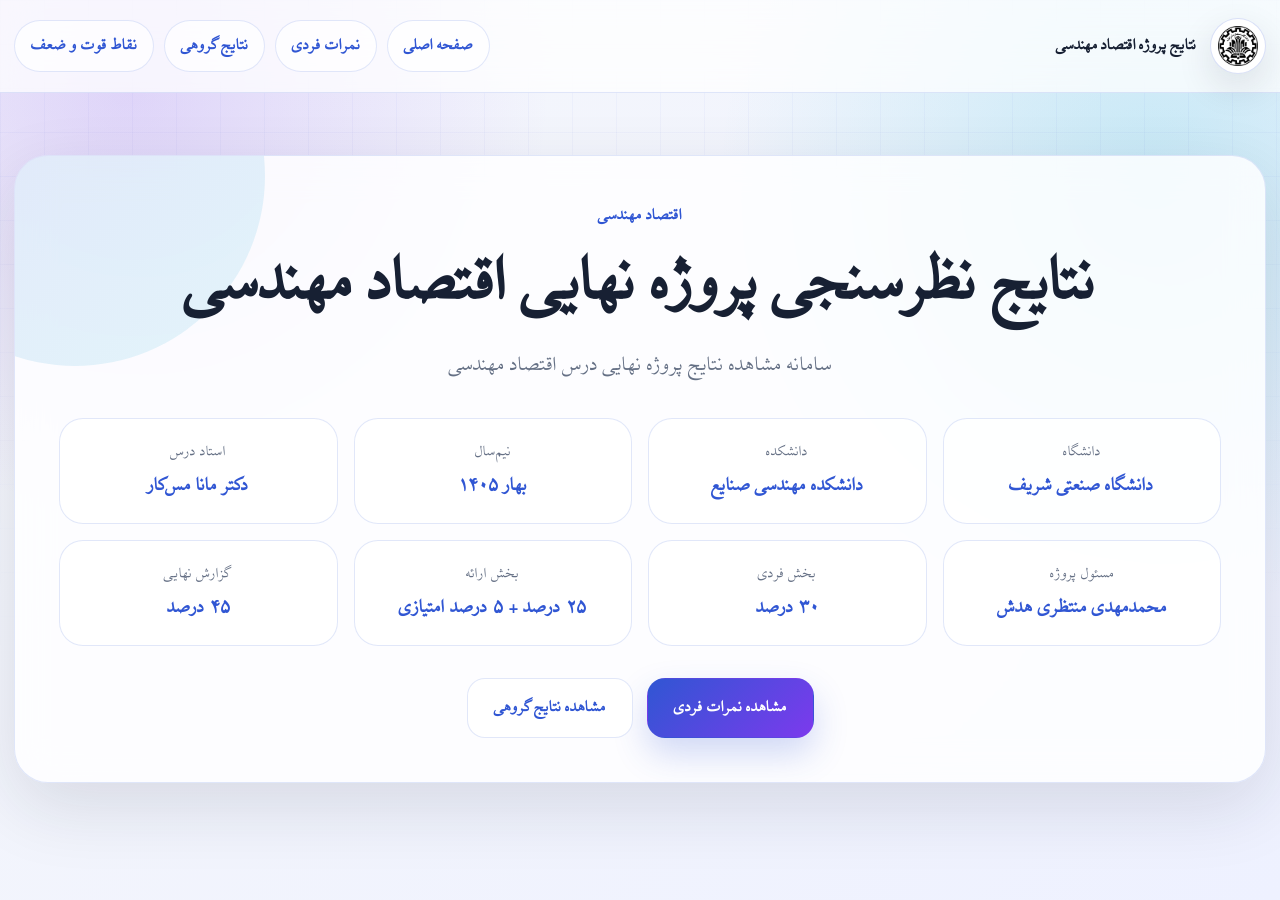
<file: docs/index.html>
<!doctype html>
<html lang="fa" dir="rtl">
<head>
  <meta charset="utf-8">
  <meta name="viewport" content="width=device-width, initial-scale=1">
  <title>نتایج نظرسنجی پروژه نهایی اقتصاد مهندسی</title>
  <link rel="stylesheet" href="assets/styles.css">
</head>
<body>
  
<nav class="nav">
  <div class="container nav-inner">
    <a class="brand" href="index.html">
      <div class="logo">SUT</div>
      <span>نتایج پروژه اقتصاد مهندسی</span>
    </a>
    <div class="nav-links">
      <a href="index.html">صفحه اصلی</a>
      <a href="individual.html">نمرات فردی</a>
      <a href="groups.html">نتایج گروهی</a>
      <a href="comments.html">نقاط قوت و ضعف</a>
    </div>
  </div>
</nav>


  <main class="hero">
    <div class="container center-shell">
      <div class="hero-card">
        <div class="kicker" id="courseName"></div>
        <h1 id="siteTitle"></h1>
        <p class="lead" id="description"></p>

        <div class="meta-grid">
          <div class="meta-item">
            <div class="meta-label">دانشگاه</div>
            <div class="meta-value" id="university"></div>
          </div>
          <div class="meta-item">
            <div class="meta-label">دانشکده</div>
            <div class="meta-value" id="faculty"></div>
          </div>
          <div class="meta-item">
            <div class="meta-label">نیم‌سال</div>
            <div class="meta-value" id="term"></div>
          </div>
          <div class="meta-item">
            <div class="meta-label">استاد درس</div>
            <div class="meta-value" id="instructor"></div>
          </div>
          <div class="meta-item">
            <div class="meta-label">مسئول پروژه</div>
            <div class="meta-value" id="projectManager"></div>
          </div>
          <div class="meta-item">
            <div class="meta-label">بخش فردی</div>
            <div class="meta-value">۳۰ درصد</div>
          </div>
          <div class="meta-item">
            <div class="meta-label">بخش ارائه</div>
            <div class="meta-value">۲۵ درصد + ۵ درصد امتیازی</div>
          </div>
          <div class="meta-item">
            <div class="meta-label">گزارش نهایی</div>
            <div class="meta-value">۴۵ درصد</div>
          </div>
        </div>

        <div class="actions">
          <a class="btn" href="individual.html">مشاهده نمرات فردی</a>
          <a class="btn secondary" href="groups.html">مشاهده نتایج گروهی</a>
        </div>
      </div>
    </div>
  </main>

  <script src="assets/app.js"></script>
  <script>initHome();</script>
</body>
</html>
</file>
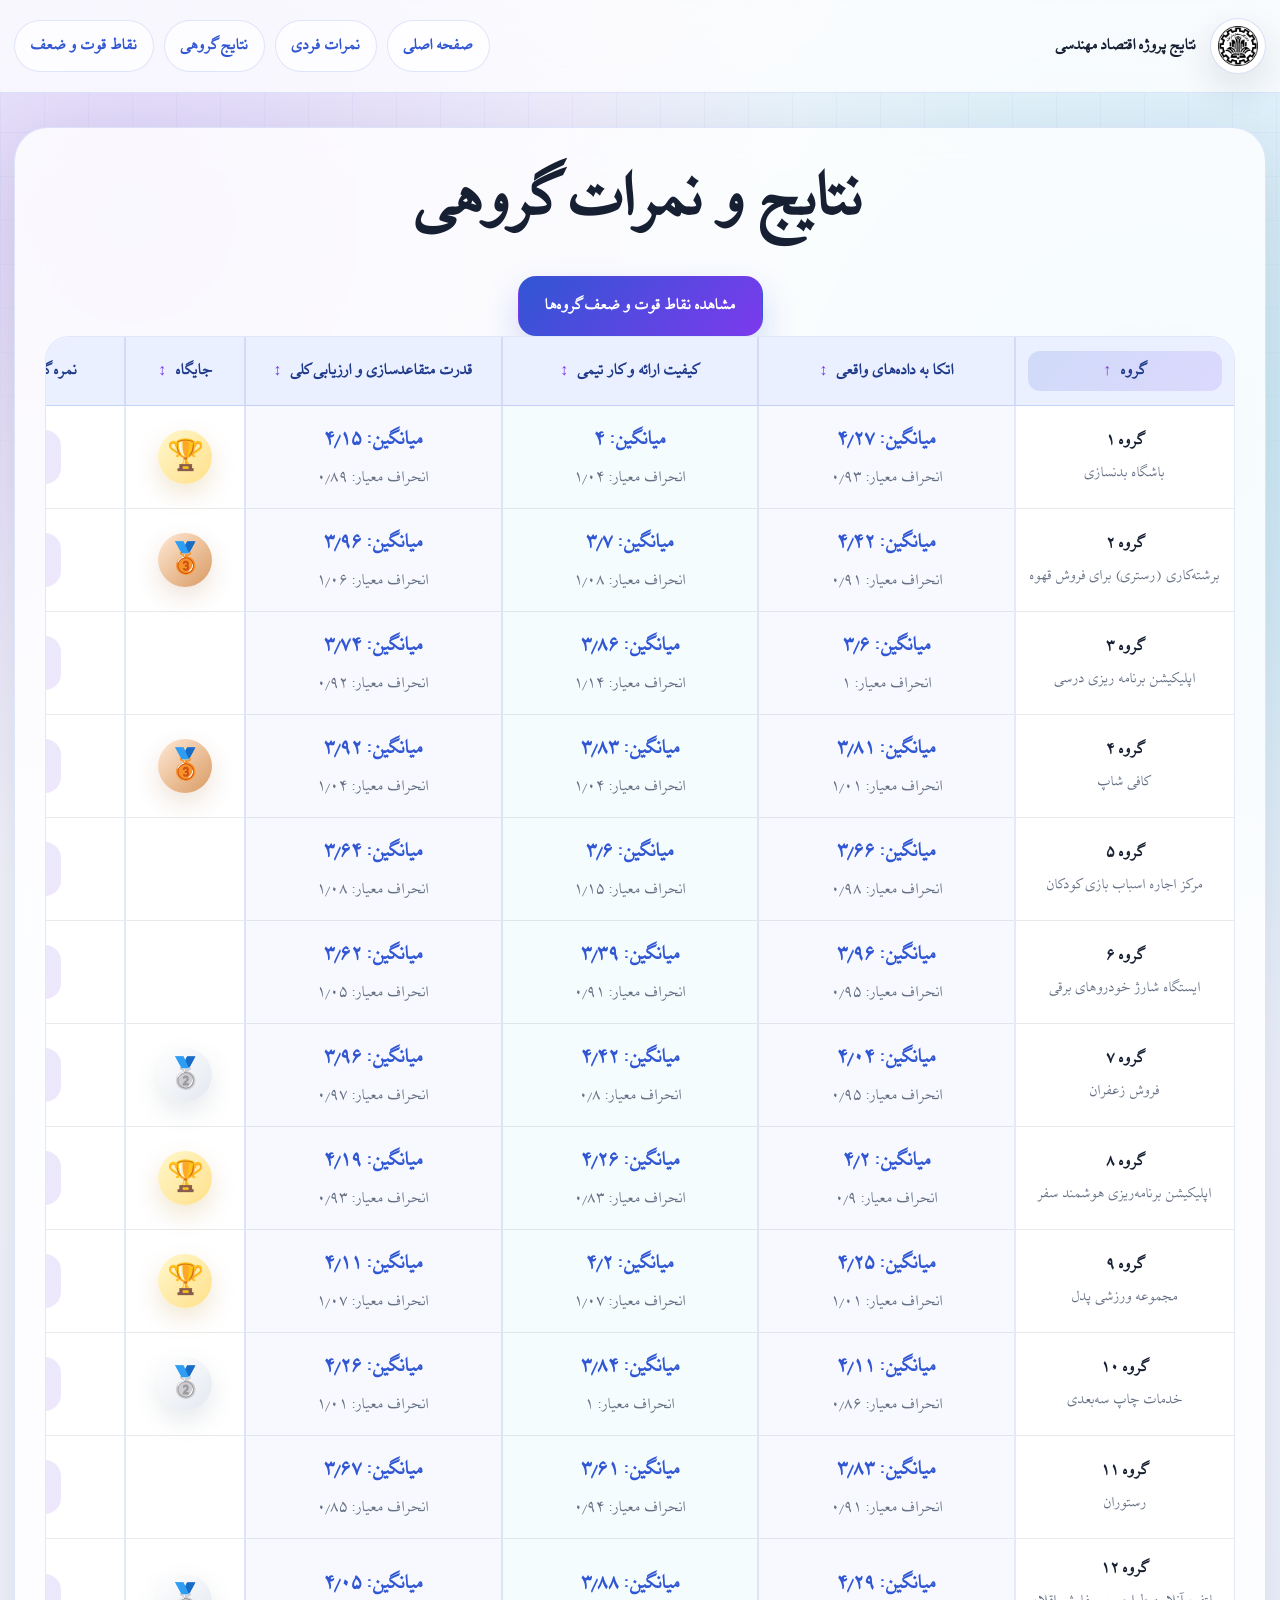
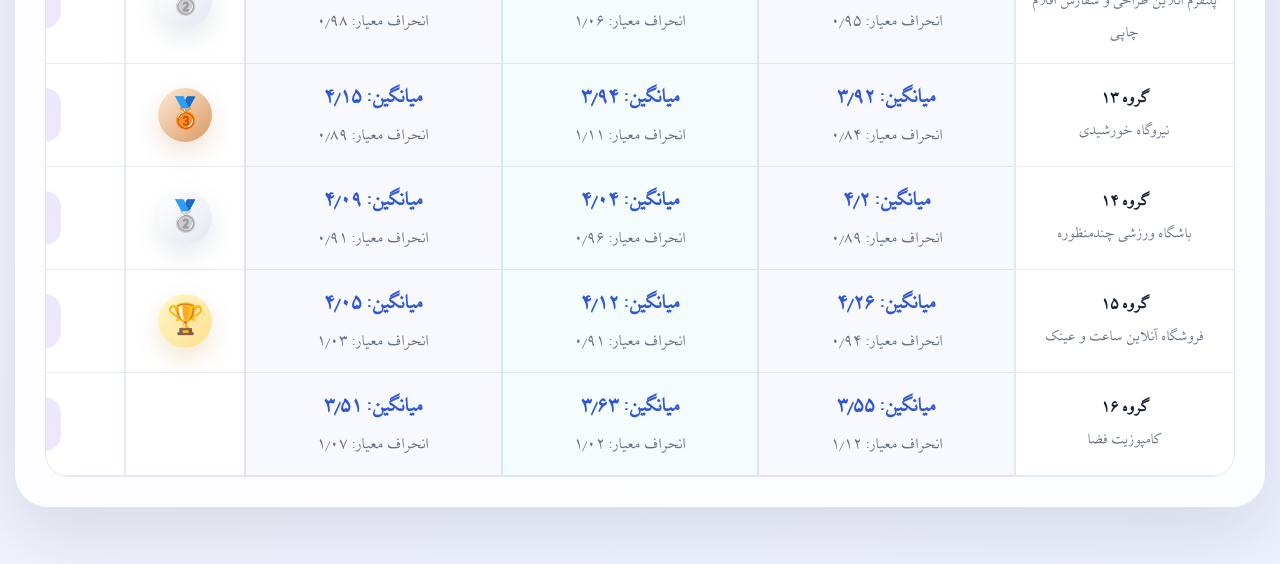
<file: docs/groups.html>
<!doctype html>
<html lang="fa" dir="rtl">
<head>
  <meta charset="utf-8">
  <meta name="viewport" content="width=device-width, initial-scale=1">
  <title>نتایج گروهی</title>
  <link rel="stylesheet" href="assets/styles.css">
</head>
<body>
  
<nav class="nav">
  <div class="container nav-inner">
    <a class="brand" href="index.html">
      <div class="logo">SUT</div>
      <span>نتایج پروژه اقتصاد مهندسی</span>
    </a>
    <div class="nav-links">
      <a href="index.html">صفحه اصلی</a>
      <a href="individual.html">نمرات فردی</a>
      <a href="groups.html">نتایج گروهی</a>
      <a href="comments.html">نقاط قوت و ضعف</a>
    </div>
  </div>
</nav>


  <main class="section">
    <div class="container center-shell">
      <div class="card">
        <h1>نتایج و نمرات گروهی</h1>

        <div class="actions">
          <a class="btn" href="comments.html">مشاهده نقاط قوت و ضعف گروه‌ها</a>
        </div>

        <div class="table-wrap">
          <table>
            <thead>
              <tr>
                <th>گروه</th>
                <th>اتکا به داده‌های واقعی</th>
                <th>کیفیت ارائه و کار تیمی</th>
                <th>قدرت متقاعدسازی و ارزیابی کلی</th>
              </tr>
            </thead>
            <tbody id="statsBody"></tbody>
          </table>
        </div>
      </div>
    </div>
  </main>

  <script src="assets/app.js"></script>
  <script>initGroupStats();</script>
</body>
</html>
</file>
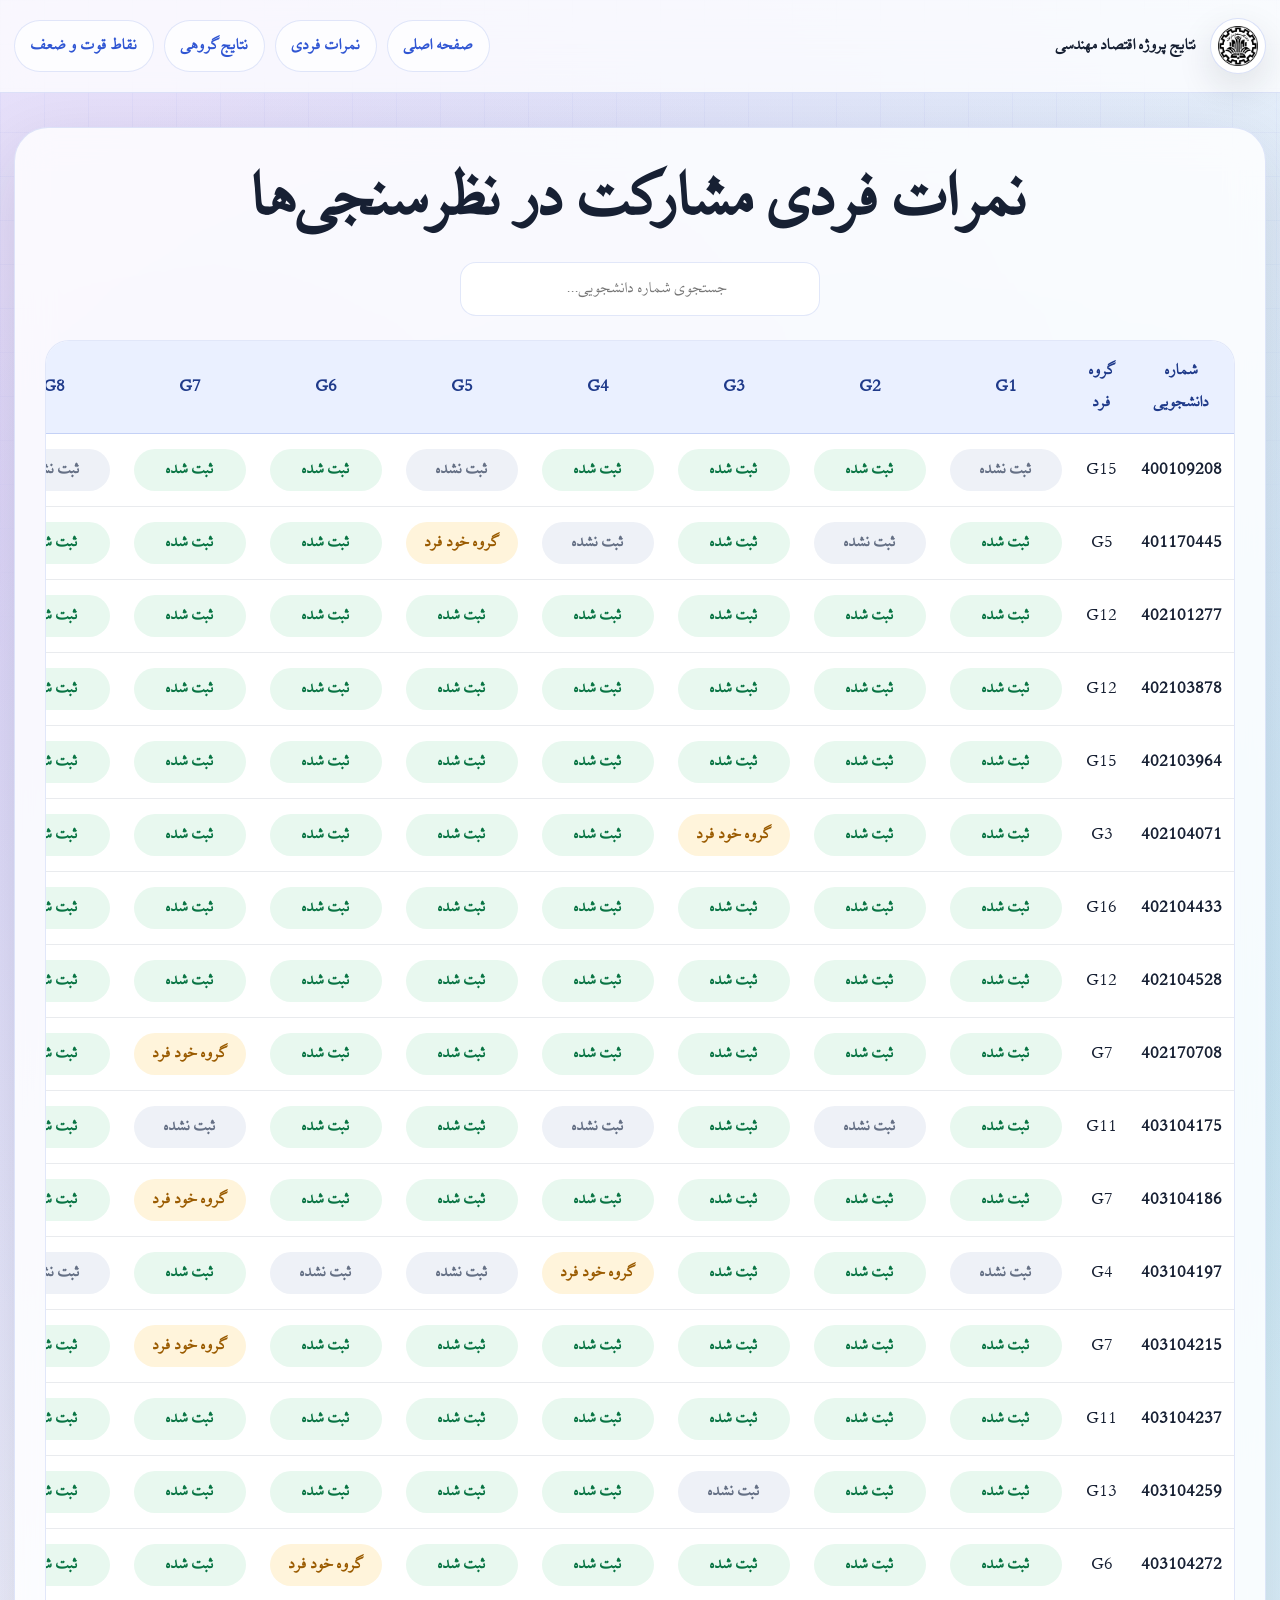
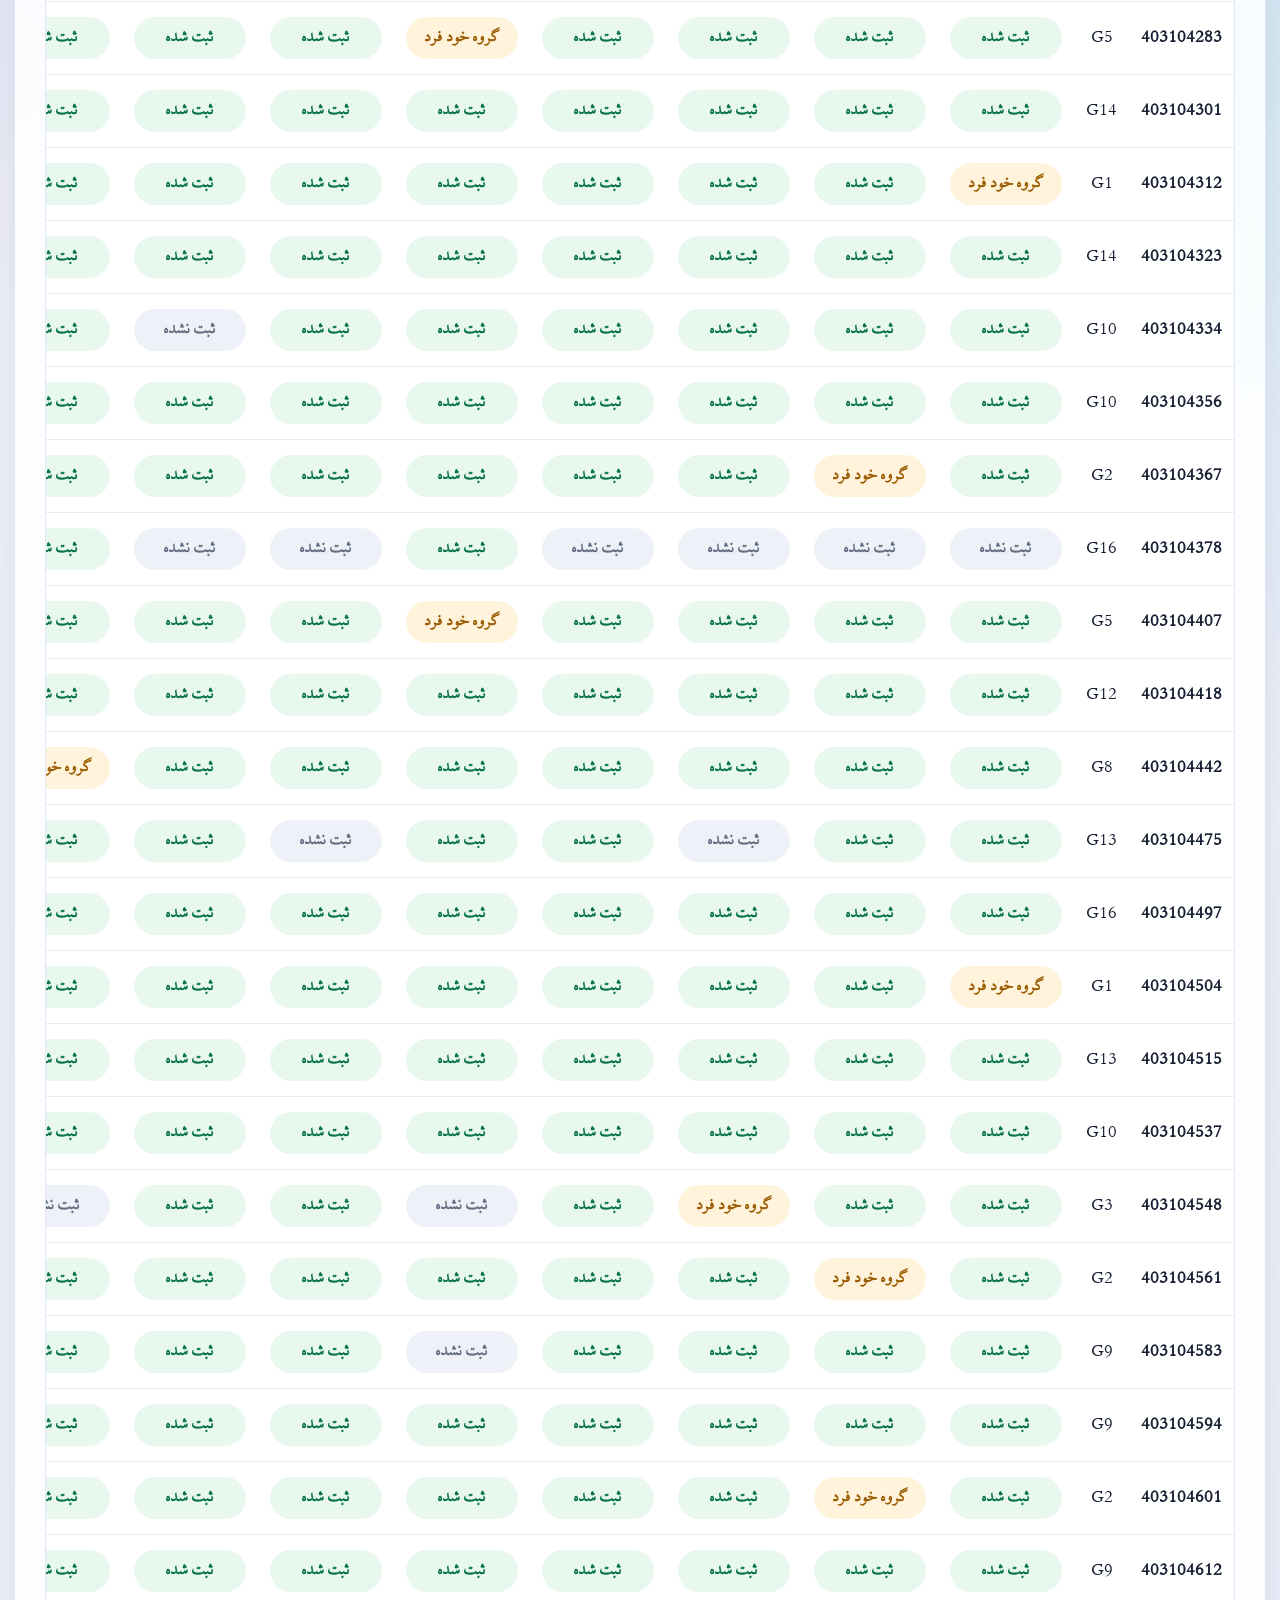
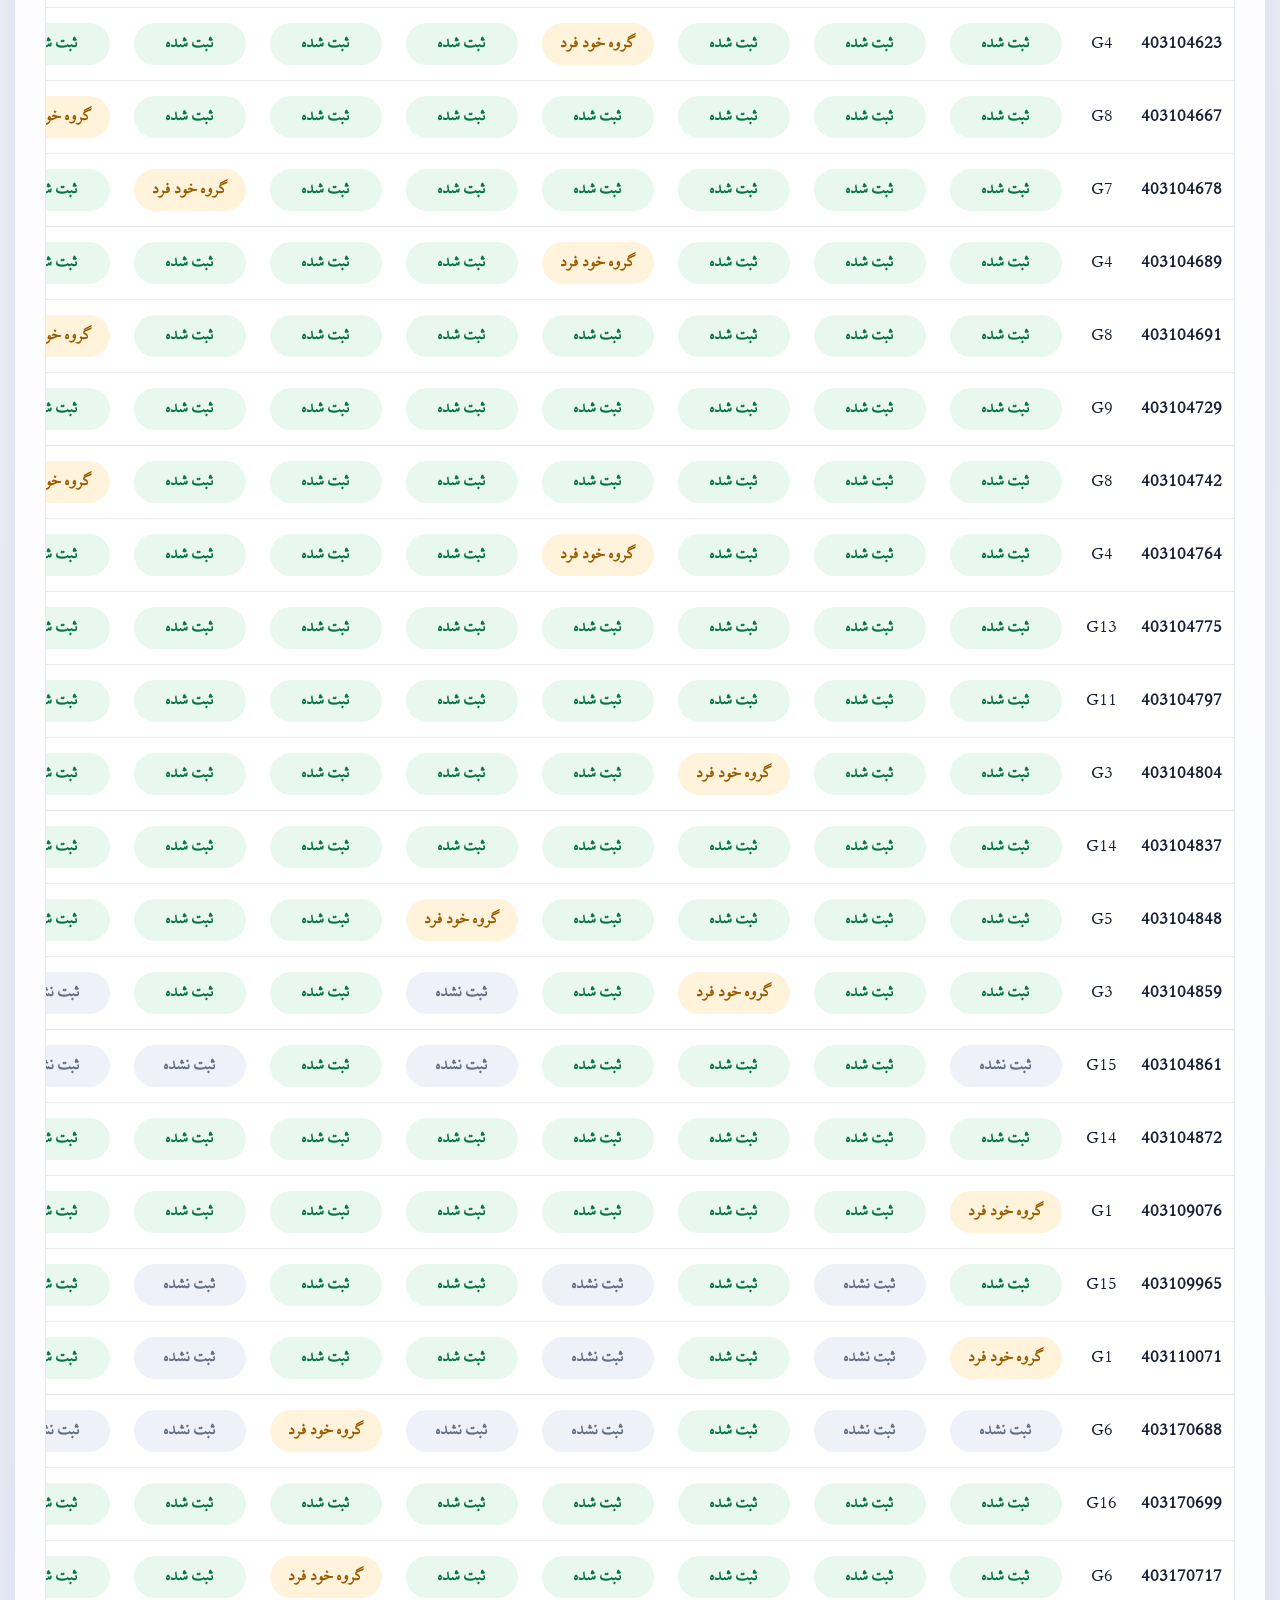
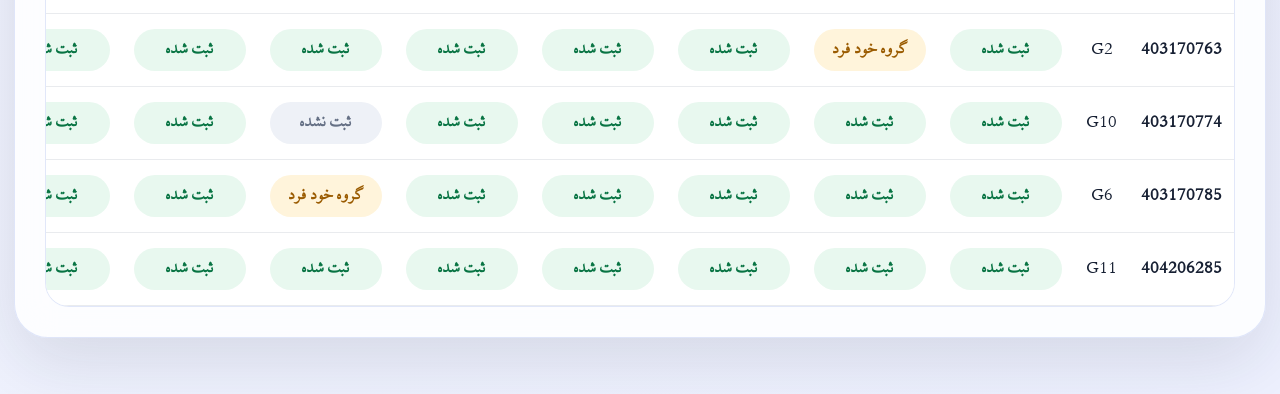
<file: docs/individual.html>
<!doctype html>
<html lang="fa" dir="rtl">
<head>
  <meta charset="utf-8">
  <meta name="viewport" content="width=device-width, initial-scale=1">
  <title>نمرات فردی</title>
  <link rel="stylesheet" href="assets/styles.css">
</head>
<body>
  
<nav class="nav">
  <div class="container nav-inner">
    <a class="brand" href="index.html">
      <div class="logo">SUT</div>
      <span>نتایج پروژه اقتصاد مهندسی</span>
    </a>
    <div class="nav-links">
      <a href="index.html">صفحه اصلی</a>
      <a href="individual.html">نمرات فردی</a>
      <a href="groups.html">نتایج گروهی</a>
      <a href="comments.html">نقاط قوت و ضعف</a>
    </div>
  </div>
</nav>


  <main class="section">
    <div class="container center-shell">
      <div class="card">
        <h1>نمرات فردی مشارکت در نظرسنجی‌ها</h1>

        <div class="search-box">
          <input id="studentSearch" type="search" placeholder="جستجوی شماره دانشجویی..." inputmode="numeric">
        </div>

        <div class="table-wrap">
          <table>
            <thead id="individualHeader"></thead>
            <tbody id="individualBody"></tbody>
          </table>
        </div>
      </div>
    </div>
  </main>

  <script src="assets/app.js"></script>
  <script>initIndividual();</script>
</body>
</html>
</file>
<file: docs/assets/styles.css>
@font-face {
  font-family: "XB Niloofar";
  src: url("fonts/XB_Niloofar.ttf") format("truetype");
  font-weight: normal;
  font-style: normal;
  font-display: swap;
}

:root {
  --bg-1: #f5f7fb;
  --bg-2: #eef1ff;
  --card: rgba(255, 255, 255, 0.82);
  --card-solid: #ffffff;
  --text: #172033;
  --muted: #657085;
  --primary: #3056d3;
  --primary-2: #7c3aed;
  --accent: #06b6d4;
  --accent-2: #f59e0b;
  --line: rgba(48, 86, 211, 0.14);
  --shadow: 0 24px 70px rgba(23, 32, 51, 0.12);
  --shadow-hover: 0 28px 90px rgba(48, 86, 211, 0.20);
  --radius-xl: 34px;
  --radius-lg: 24px;
  --radius-md: 18px;
}

* {
  box-sizing: border-box;
}

html {
  direction: rtl;
  scroll-behavior: smooth;
}

body {
  margin: 0;
  font-family: "XB Niloofar", Tahoma, Arial, sans-serif;
  background:
    radial-gradient(circle at 10% 10%, rgba(124, 58, 237, 0.18), transparent 30%),
    radial-gradient(circle at 90% 20%, rgba(6, 182, 212, 0.18), transparent 32%),
    linear-gradient(135deg, var(--bg-1), var(--bg-2));
  color: var(--text);
  line-height: 2;
  min-height: 100vh;
  text-align: justify;
}

body::before {
  content: "";
  position: fixed;
  inset: 0;
  pointer-events: none;
  background-image:
    linear-gradient(rgba(48, 86, 211, 0.045) 1px, transparent 1px),
    linear-gradient(90deg, rgba(48, 86, 211, 0.045) 1px, transparent 1px);
  background-size: 44px 44px;
  mask-image: linear-gradient(to bottom, black, transparent 75%);
}

a {
  color: inherit;
  text-decoration: none;
}

.container {
  width: min(1480px, calc(100% - 36px));
  margin: 0 auto;
}

.center-shell {
  display: flex;
  justify-content: center;
}

.nav {
  padding: 18px 0;
  border-bottom: 1px solid var(--line);
  background: rgba(255, 255, 255, 0.74);
  backdrop-filter: blur(18px);
  position: sticky;
  top: 0;
  z-index: 50;
}

.nav-inner {
  display: flex;
  align-items: center;
  justify-content: space-between;
  gap: 22px;
}

.brand {
  display: flex;
  align-items: center;
  gap: 14px;
  font-weight: 900;
  letter-spacing: -0.3px;
}

.logo {
  width: 56px;
  height: 56px;
  border-radius: 22px;
  background: linear-gradient(135deg, var(--primary), var(--primary-2));
  color: white;
  display: grid;
  place-items: center;
  font-weight: 900;
  box-shadow: var(--shadow);
  overflow: hidden;
  transition: 0.25s ease;
}

.logo:hover {
  transform: rotate(-4deg) scale(1.03);
}

.logo img {
  width: 100%;
  height: 100%;
  object-fit: cover;
}

.nav-links {
  display: flex;
  gap: 10px;
  flex-wrap: wrap;
}

.nav-links a {
  padding: 9px 16px;
  border: 1px solid var(--line);
  border-radius: 999px;
  background: rgba(255, 255, 255, 0.70);
  color: var(--primary);
  font-weight: 800;
  transition: 0.25s ease;
}

.nav-links a:hover {
  color: white;
  background: linear-gradient(135deg, var(--primary), var(--primary-2));
  transform: translateY(-2px);
  box-shadow: 0 14px 32px rgba(48, 86, 211, 0.22);
}

.hero {
  padding: 62px 0 30px;
}

.hero-card {
  width: 100%;
  background: var(--card);
  border: 1px solid var(--line);
  border-radius: var(--radius-xl);
  padding: 44px;
  box-shadow: var(--shadow);
  backdrop-filter: blur(18px);
  position: relative;
  overflow: hidden;
  transition: 0.3s ease;
}

.hero-card:hover,
.card:hover {
  transform: translateY(-3px);
  box-shadow: var(--shadow-hover);
}

.hero-card::after {
  content: "";
  position: absolute;
  width: 380px;
  height: 380px;
  border-radius: 50%;
  left: -130px;
  top: -170px;
  background: linear-gradient(135deg, rgba(48, 86, 211, 0.13), rgba(6, 182, 212, 0.10));
  z-index: -1;
}

.kicker {
  color: var(--primary);
  font-weight: 900;
  margin-bottom: 10px;
  text-align: center;
}

h1 {
  font-size: clamp(34px, 5vw, 64px);
  line-height: 1.35;
  margin: 0 0 16px;
  text-align: center;
  letter-spacing: -1px;
}

h2 {
  margin: 0 0 18px;
  font-size: 30px;
  text-align: center;
}

h3 {
  margin: 0 0 12px;
  text-align: center;
}

.lead {
  color: var(--muted);
  font-size: 21px;
  max-width: 900px;
  margin: 0 auto;
  text-align: center;
}

.meta-grid {
  display: grid;
  grid-template-columns: repeat(4, minmax(0, 1fr));
  gap: 16px;
  margin-top: 32px;
}

.meta-item {
  background: rgba(255, 255, 255, 0.76);
  border: 1px solid var(--line);
  border-radius: var(--radius-lg);
  padding: 18px;
  text-align: center;
  transition: 0.25s ease;
}

.meta-item:hover {
  transform: translateY(-4px);
  background: white;
  box-shadow: 0 18px 40px rgba(23, 32, 51, 0.10);
}

.meta-label {
  color: var(--muted);
  font-size: 15px;
}

.meta-value {
  font-weight: 900;
  color: var(--primary);
  font-size: 19px;
}

.actions {
  display: flex;
  justify-content: center;
  gap: 14px;
  flex-wrap: wrap;
  margin-top: 32px;
}

.btn {
  display: inline-flex;
  align-items: center;
  justify-content: center;
  min-height: 52px;
  padding: 13px 26px;
  border-radius: 18px;
  font-weight: 900;
  border: 1px solid transparent;
  background: linear-gradient(135deg, var(--primary), var(--primary-2));
  color: white;
  cursor: pointer;
  transition: 0.25s ease;
  box-shadow: 0 16px 34px rgba(48, 86, 211, 0.22);
}

.btn:hover {
  transform: translateY(-3px);
  box-shadow: 0 22px 48px rgba(48, 86, 211, 0.30);
}

.btn.secondary {
  background: rgba(255, 255, 255, 0.85);
  color: var(--primary);
  border-color: var(--line);
  box-shadow: none;
}

.btn.secondary:hover {
  color: white;
  background: linear-gradient(135deg, var(--accent), var(--primary));
}

.section {
  padding: 34px 0;
}

.card {
  width: 100%;
  background: var(--card);
  border: 1px solid var(--line);
  border-radius: var(--radius-xl);
  padding: 30px;
  box-shadow: var(--shadow);
  margin-bottom: 22px;
  backdrop-filter: blur(18px);
  transition: 0.3s ease;
}

.table-wrap {
  overflow-x: auto;
  border-radius: var(--radius-lg);
  border: 1px solid var(--line);
  background: var(--card-solid);
  box-shadow: inset 0 1px 0 rgba(255,255,255,0.70);
}

table {
  border-collapse: separate;
  border-spacing: 0;
  width: 100%;
  min-width: 980px;
  background: white;
  overflow: hidden;
}

th, td {
  padding: 14px 12px;
  border-bottom: 1px solid rgba(101, 112, 133, 0.14);
  text-align: center;
  vertical-align: middle;
}

th {
  background: linear-gradient(180deg, #eef3ff, #e7ecff);
  color: #1f3a8a;
  font-weight: 900;
  position: sticky;
  top: 0;
  z-index: 2;
}

td {
  transition: 0.2s ease;
}

tr:hover td {
  background: #f8fbff;
}

.indicator-col {
  border-right: 2px solid rgba(48, 86, 211, 0.20);
}

.stat-cell {
  min-width: 170px;
}

.stat-main {
  font-weight: 900;
  color: var(--primary);
  font-size: 19px;
}

.stat-sub {
  color: var(--muted);
  font-size: 15px;
  margin-top: 2px;
}

.badge {
  display: inline-flex;
  align-items: center;
  justify-content: center;
  border-radius: 999px;
  padding: 5px 12px;
  font-weight: 900;
  min-width: 92px;
  white-space: nowrap;
}

.badge.ok {
  background: #e8f8ef;
  color: #087443;
}

.badge.no {
  background: #eef1f7;
  color: #657085;
}

.badge.own {
  background: #fff4db;
  color: #9a5b00;
}

.grade-pill {
  display: inline-flex;
  align-items: center;
  justify-content: center;
  min-width: 70px;
  padding: 6px 14px;
  border-radius: 14px;
  background: linear-gradient(135deg, rgba(48, 86, 211, 0.12), rgba(124, 58, 237, 0.12));
  color: var(--primary);
  font-weight: 900;
}

.search-box {
  display: flex;
  justify-content: center;
  gap: 10px;
  flex-wrap: wrap;
  margin: 18px 0 24px;
}

input, select {
  min-height: 48px;
  padding: 10px 16px;
  border: 1px solid var(--line);
  border-radius: 16px;
  font: inherit;
  background: white;
  min-width: min(100%, 360px);
  outline: none;
  transition: 0.2s ease;
  text-align: center;
}

input:focus {
  border-color: rgba(48, 86, 211, 0.45);
  box-shadow: 0 0 0 5px rgba(48, 86, 211, 0.10);
}

.group-grid {
  display: grid;
  grid-template-columns: repeat(4, minmax(0, 1fr));
  gap: 16px;
}

.group-button {
  border: 1px solid var(--line);
  background: rgba(255, 255, 255, 0.84);
  border-radius: var(--radius-lg);
  padding: 20px;
  cursor: pointer;
  text-align: center;
  transition: 0.25s ease;
  min-height: 132px;
}

.group-button:hover {
  transform: translateY(-5px);
  box-shadow: var(--shadow-hover);
  border-color: rgba(48, 86, 211, 0.38);
  background: white;
}

.group-button strong {
  color: var(--primary);
  display: block;
  font-size: 23px;
}

.group-button span {
  display: block;
  color: var(--muted);
  margin-top: 8px;
}

.comments-table {
  display: grid;
  gap: 14px;
}

.comment-row {
  display: grid;
  grid-template-columns: 110px 1fr 1fr;
  gap: 14px;
  align-items: stretch;
}

.comment-index,
.comment-box {
  background: white;
  border: 1px solid var(--line);
  border-radius: var(--radius-md);
  padding: 16px;
}

.comment-index {
  display: grid;
  place-items: center;
  font-weight: 900;
  color: var(--primary);
  background: linear-gradient(180deg, #eef3ff, #ffffff);
  text-align: center;
}

.comment-box {
  text-align: justify;
  transition: 0.25s ease;
}

.comment-box:hover {
  transform: translateY(-2px);
  box-shadow: 0 16px 35px rgba(23, 32, 51, 0.09);
}

.comment-title {
  text-align: center;
  font-weight: 900;
  color: var(--primary);
  margin-bottom: 8px;
}

.empty {
  color: var(--muted);
  text-align: center;
  padding: 20px;
}

.footer {
  padding: 32px 0;
  color: var(--muted);
  text-align: center;
}

@media (max-width: 1100px) {
  .meta-grid {
    grid-template-columns: repeat(2, 1fr);
  }

  .group-grid {
    grid-template-columns: repeat(2, 1fr);
  }

  .comment-row {
    grid-template-columns: 1fr;
  }
}

@media (max-width: 650px) {
  .container {
    width: min(100% - 22px, 1480px);
  }

  .meta-grid,
  .group-grid {
    grid-template-columns: 1fr;
  }

  .hero-card,
  .card {
    padding: 22px;
    border-radius: 24px;
  }

  h1 {
    font-size: 32px;
  }

  .nav-inner {
    flex-direction: column;
  }

  .nav-links {
    justify-content: center;
  }
}

/* PATCH_V2_START */

/* اجبار فونت روی همه اجزای سایت، مخصوصاً صفحه نظرات */
html,
body,
body *,
button,
input,
select,
textarea,
table,
th,
td,
.comment-box,
.comment-box *,
.comment-index,
.group-button,
.group-button * {
  font-family: "XB Niloofar", Tahoma, Arial, sans-serif !important;
}

/* استفاده بیشتر از عرض صفحه و وسط‌چین ماندن ساختار */
.container {
  width: min(1640px, calc(100% - 28px)) !important;
  margin-left: auto !important;
  margin-right: auto !important;
}

.card,
.hero-card {
  width: 100% !important;
  margin-left: auto !important;
  margin-right: auto !important;
}

/* لوگوی گرد با پس‌زمینه سفید، مناسب لوگوی دانشگاه */
.logo {
  border-radius: 50% !important;
  background: #ffffff !important;
  border: 1px solid rgba(48, 86, 211, 0.18) !important;
  padding: 7px !important;
  color: #3056d3 !important;
  box-shadow: 0 14px 36px rgba(23, 32, 51, 0.12) !important;
}

.logo img {
  width: 100% !important;
  height: 100% !important;
  object-fit: contain !important;
}

/* هدر ثابت هنگام اسکرول داخل جدول */
.table-wrap {
  max-height: 78vh !important;
  overflow: auto !important;
  position: relative !important;
}

th {
  position: sticky !important;
  top: 0 !important;
  z-index: 5 !important;
}

/* تفکیک بهتر ستون‌ها در جدول نمرات گروهی */
.group-stats-table th,
.group-stats-table td {
  border-left: 2px solid rgba(48, 86, 211, 0.13) !important;
}

.group-stats-table th:last-child,
.group-stats-table td:last-child {
  border-left: none !important;
}

.group-stats-table td:nth-child(2),
.group-stats-table td:nth-child(4) {
  background: rgba(48, 86, 211, 0.035) !important;
}

.group-stats-table td:nth-child(3) {
  background: rgba(6, 182, 212, 0.045) !important;
}

/* هدر قابل کلیک برای سورت */
.sort-head {
  width: 100%;
  border: 0;
  background: transparent;
  color: inherit;
  cursor: pointer;
  font: inherit;
  font-weight: 900;
  padding: 4px 6px;
  border-radius: 12px;
  transition: 0.2s ease;
}

.sort-head:hover {
  background: rgba(48, 86, 211, 0.10);
  transform: translateY(-1px);
}

.sort-head.active {
  background: linear-gradient(135deg, rgba(48, 86, 211, 0.14), rgba(124, 58, 237, 0.13));
  color: #1f3a8a;
}

.sort-icon {
  display: inline-block;
  margin-right: 6px;
  color: #7c3aed;
  font-weight: 900;
}

/* خوانایی بهتر سلول‌های آماری */
.stat-cell {
  min-width: 220px !important;
  text-align: center !important;
}

.stat-main {
  font-size: 20px !important;
}

.stat-sub {
  font-size: 16px !important;
}

/* همراستایی نظرها */
.comments-table {
  width: 100%;
}

.comment-row {
  grid-template-columns: 110px minmax(0, 1fr) minmax(0, 1fr) !important;
  align-items: stretch !important;
}

.comment-box {
  min-height: 100% !important;
  display: block !important;
  text-align: justify !important;
  text-align-last: auto !important;
}

.comment-title {
  text-align: center !important;
}

@media (max-width: 1100px) {
  .comment-row {
    grid-template-columns: 1fr !important;
  }
}

/* PATCH_V2_END */

/* PATCH_V4_FLOATING_HEADERS_START */

/* حذف رفتار sticky قبلی و ظاهر سایه‌دار */
.table-wrap {
  max-height: none !important;
  overflow-x: auto !important;
  overflow-y: visible !important;
  position: relative !important;
  border-radius: 24px !important;
}

.table-wrap thead,
.table-wrap thead th,
.table-wrap th {
  position: static !important;
  top: auto !important;
  z-index: auto !important;
  box-shadow: none !important;
}

.table-wrap thead th::after {
  display: none !important;
}

/* ظاهر ساده، تمیز و بدون سایه برای هدر اصلی */
.table-wrap th {
  background: #eaf0ff !important;
  color: #1f3a8a !important;
  border-bottom: 1px solid rgba(48, 86, 211, 0.20) !important;
}

/* هدر شناور ساخته‌شده با JS */
.floating-table-header {
  position: fixed;
  display: none;
  overflow: hidden;
  pointer-events: auto;
  background: #eaf0ff;
  border: 1px solid rgba(48, 86, 211, 0.18);
  border-bottom: 1px solid rgba(48, 86, 211, 0.28);
  border-radius: 0 0 18px 18px;
  z-index: 45;
}

.floating-table-header table {
  border-collapse: separate !important;
  border-spacing: 0 !important;
  table-layout: fixed !important;
  background: #eaf0ff !important;
}

.floating-table-header th {
  background: #eaf0ff !important;
  color: #1f3a8a !important;
  border-bottom: 1px solid rgba(48, 86, 211, 0.20) !important;
  box-shadow: none !important;
  position: static !important;
  white-space: normal !important;
  text-align: center !important;
  vertical-align: middle !important;
}

/* عرض مناسب ستون نمره مشارکت */
#individualHeader th:last-child,
#individualBody td:last-child {
  min-width: 220px !important;
  width: 220px !important;
  white-space: nowrap !important;
}

#individualHeader th:nth-last-child(2),
#individualBody td:nth-last-child(2) {
  min-width: 140px !important;
  width: 140px !important;
  white-space: nowrap !important;
}

#individualHeader th:last-child {
  line-height: 1.7 !important;
  padding-left: 24px !important;
  padding-right: 24px !important;
}

/* عرض بهتر برای هدرهای سورت جدول گروهی */
.group-stats-table th {
  min-width: 250px !important;
}

.group-stats-table th:first-child {
  min-width: 220px !important;
}

/* جلوگیری از فشرده‌شدن badgeها */
#individualBody .badge {
  min-width: 112px !important;
}

/* PATCH_V4_FLOATING_HEADERS_END */

/* PATCH_V5_MOBILE_SAFE_START */

/* اسکرول نرم جدول‌ها روی گوشی */
.table-wrap {
  -webkit-overflow-scrolling: touch !important;
  overscroll-behavior-x: contain !important;
}

/* راهنمای بصری برای اینکه کاربر بفهمد جدول افقی اسکرول دارد */
.table-wrap::after {
  content: "";
  position: sticky;
  left: 0;
  top: 0;
  display: block;
  width: 34px;
  height: 100%;
  pointer-events: none;
}

/* موبایل و تبلت‌های کوچک */
@media (max-width: 768px) {
  body {
    line-height: 1.9 !important;
    font-size: 16px !important;
  }

  .container {
    width: calc(100% - 18px) !important;
  }

  .nav {
    position: sticky !important;
    top: 0 !important;
    padding: 10px 0 !important;
  }

  .nav-inner {
    gap: 10px !important;
  }

  .brand {
    justify-content: center !important;
    width: 100% !important;
    font-size: 15px !important;
  }

  .logo {
    width: 46px !important;
    height: 46px !important;
    border-radius: 50% !important;
  }

  .nav-links {
    width: 100% !important;
    justify-content: center !important;
    gap: 7px !important;
  }

  .nav-links a {
    font-size: 14px !important;
    padding: 7px 11px !important;
  }

  .hero {
    padding: 24px 0 16px !important;
  }

  .hero-card,
  .card {
    border-radius: 22px !important;
    padding: 18px !important;
  }

  h1 {
    font-size: 26px !important;
    line-height: 1.55 !important;
  }

  h2 {
    font-size: 22px !important;
  }

  .lead {
    font-size: 17px !important;
  }

  .meta-grid {
    grid-template-columns: 1fr !important;
    gap: 10px !important;
  }

  .meta-item {
    padding: 13px !important;
  }

  .actions {
    flex-direction: column !important;
    align-items: stretch !important;
  }

  .btn {
    width: 100% !important;
    min-height: 48px !important;
  }

  .search-box input {
    width: 100% !important;
    min-width: 0 !important;
  }

  /* جدول‌ها روی موبایل افقی اسکرول شوند نه اینکه صفحه را بشکنند */
  table {
    min-width: 980px !important;
  }

  .group-stats-table {
    min-width: 860px !important;
  }

  th,
  td {
    padding: 10px 8px !important;
    font-size: 15px !important;
  }

  .badge {
    min-width: 96px !important;
    font-size: 14px !important;
    padding: 4px 9px !important;
  }

  .grade-pill {
    min-width: 68px !important;
    font-size: 15px !important;
  }

  #individualHeader th:last-child,
  #individualBody td:last-child {
    min-width: 220px !important;
    width: 220px !important;
  }

  .group-grid {
    grid-template-columns: 1fr !important;
  }

  .group-button {
    min-height: 105px !important;
    padding: 16px !important;
  }

  .comment-row {
    grid-template-columns: 1fr !important;
    gap: 10px !important;
  }

  .comment-index {
    min-height: 44px !important;
  }

  .comment-box {
    padding: 13px !important;
  }

  /* روی گوشی hover واقعی نداریم؛ حرکت‌ها را کم می‌کنیم تا صفحه نلرزد */
  .hero-card:hover,
  .card:hover,
  .group-button:hover,
  .comment-box:hover,
  .btn:hover,
  .nav-links a:hover {
    transform: none !important;
  }

  /* هدر شناور روی موبایل ساده‌تر و کم‌ریسک‌تر باشد */
  .floating-table-header {
    border-radius: 0 0 14px 14px !important;
    max-width: calc(100vw - 18px) !important;
  }

  .floating-table-header th {
    font-size: 14px !important;
    padding: 9px 7px !important;
  }
}

/* موبایل خیلی کوچک */
@media (max-width: 420px) {
  h1 {
    font-size: 23px !important;
  }

  .nav-links a {
    font-size: 13px !important;
    padding: 6px 9px !important;
  }

  table {
    min-width: 940px !important;
  }

  .group-stats-table {
    min-width: 820px !important;
  }

  th,
  td {
    font-size: 14px !important;
  }
}

/* PATCH_V5_MOBILE_SAFE_END */

/* PRIVACY_NOTE_CARD_START */
.privacy-note-card {
  background: linear-gradient(135deg, rgba(48, 86, 211, 0.08), rgba(6, 182, 212, 0.08)) !important;
  border: 1px solid rgba(48, 86, 211, 0.18) !important;
  box-shadow: none !important;
}

.privacy-note-card p {
  margin: 0;
  text-align: center;
  color: #3056d3;
  font-weight: 900;
  font-size: 18px;
}
/* PRIVACY_NOTE_CARD_END */

/* PATCH_V7_GROUP_FINAL_LAYOUT_START */

/* جدول جدید با همان سبک خط‌های قبلی */
.group-final-table-v7 {
  min-width: 1320px !important;
}

.group-final-table-v7 th,
.group-final-table-v7 td {
  vertical-align: middle !important;
}

/* عرض ستون‌ها */
.group-final-table-v7 th:nth-child(1),
.group-final-table-v7 td:nth-child(1) {
  min-width: 220px !important;
  width: 220px !important;
}

.group-final-table-v7 th:nth-child(2),
.group-final-table-v7 th:nth-child(3),
.group-final-table-v7 th:nth-child(4),
.group-final-table-v7 td:nth-child(2),
.group-final-table-v7 td:nth-child(3),
.group-final-table-v7 td:nth-child(4) {
  min-width: 255px !important;
}

.group-final-table-v7 th:nth-child(5),
.group-final-table-v7 td:nth-child(5) {
  min-width: 120px !important;
  width: 120px !important;
}

.group-final-table-v7 th:nth-child(6),
.group-final-table-v7 td:nth-child(6) {
  min-width: 210px !important;
  width: 210px !important;
}

/* حذف هر نوع خط جداکننده متفاوت از نسخه قبلی */
.group-final-table-v7 th,
.group-final-table-v7 td {
  border-left: 2px solid rgba(48, 86, 211, 0.13) !important;
  border-right: none !important;
}

.group-final-table-v7 th:last-child,
.group-final-table-v7 td:last-child {
  border-left: none !important;
}

/* خنثی کردن جداکننده‌های ویژه نسخه قبل */
.group-final-table-v7 td:nth-child(3),
.group-final-table-v7 th:nth-child(3),
.group-final-table-v7 td:nth-child(4),
.group-final-table-v7 th:nth-child(4) {
  border-left: 2px solid rgba(48, 86, 211, 0.13) !important;
  border-right: none !important;
}

/* خنثی کردن پس‌زمینه‌های متفاوت نسخه قبلی برای هماهنگی بیشتر */
.group-final-table-v7 td {
  background: white !important;
}

.group-final-table-v7 tr:hover td {
  background: #f8fbff !important;
}

.group-name-cell small {
  color: var(--muted);
  font-size: 15px;
}

.award-cell,
.group-grade-cell {
  text-align: center !important;
}

/* فقط آیکون، بدون متن */
.award-icon-only {
  display: inline-flex;
  align-items: center;
  justify-content: center;
  width: 54px;
  height: 54px;
  border-radius: 50%;
  font-size: 30px;
  line-height: 1;
  transition: 0.25s ease;
}

.award-icon-only:hover {
  transform: translateY(-2px) scale(1.08);
}

.award-icon-only.award-gold {
  background: linear-gradient(135deg, #fff7cc, #ffe08a);
  box-shadow: 0 10px 24px rgba(180, 120, 0, 0.18);
}

.award-icon-only.award-silver {
  background: linear-gradient(135deg, #ffffff, #e3e8f0);
  box-shadow: 0 10px 24px rgba(100, 116, 139, 0.16);
}

.award-icon-only.award-bronze {
  background: linear-gradient(135deg, #ffe9d6, #d99a62);
  box-shadow: 0 10px 24px rgba(154, 78, 26, 0.16);
}

/* برای گروه‌های آخر هیچ چیزی نمایش داده نشود */
.award-empty {
  display: inline-block;
  width: 1px;
  height: 1px;
}

.final-grade-pill {
  display: inline-flex;
  align-items: center;
  justify-content: center;
  min-width: 84px;
  min-height: 42px;
  padding: 8px 16px;
  border-radius: 16px;
  background: linear-gradient(135deg, rgba(48, 86, 211, 0.12), rgba(124, 58, 237, 0.12));
  color: var(--primary);
  font-weight: 900;
  font-size: 19px;
}

.group-final-table-v7 .stat-cell {
  min-width: 230px !important;
}

.group-final-table-v7 .sort-head {
  min-height: 38px;
}

/* موبایل */
@media (max-width: 768px) {
  .group-final-table-v7 {
    min-width: 1260px !important;
  }

  .award-icon-only {
    width: 46px;
    height: 46px;
    font-size: 26px;
  }

  .final-grade-pill {
    min-width: 76px;
    font-size: 16px;
  }
}

/* PATCH_V7_GROUP_FINAL_LAYOUT_END */
</file>
